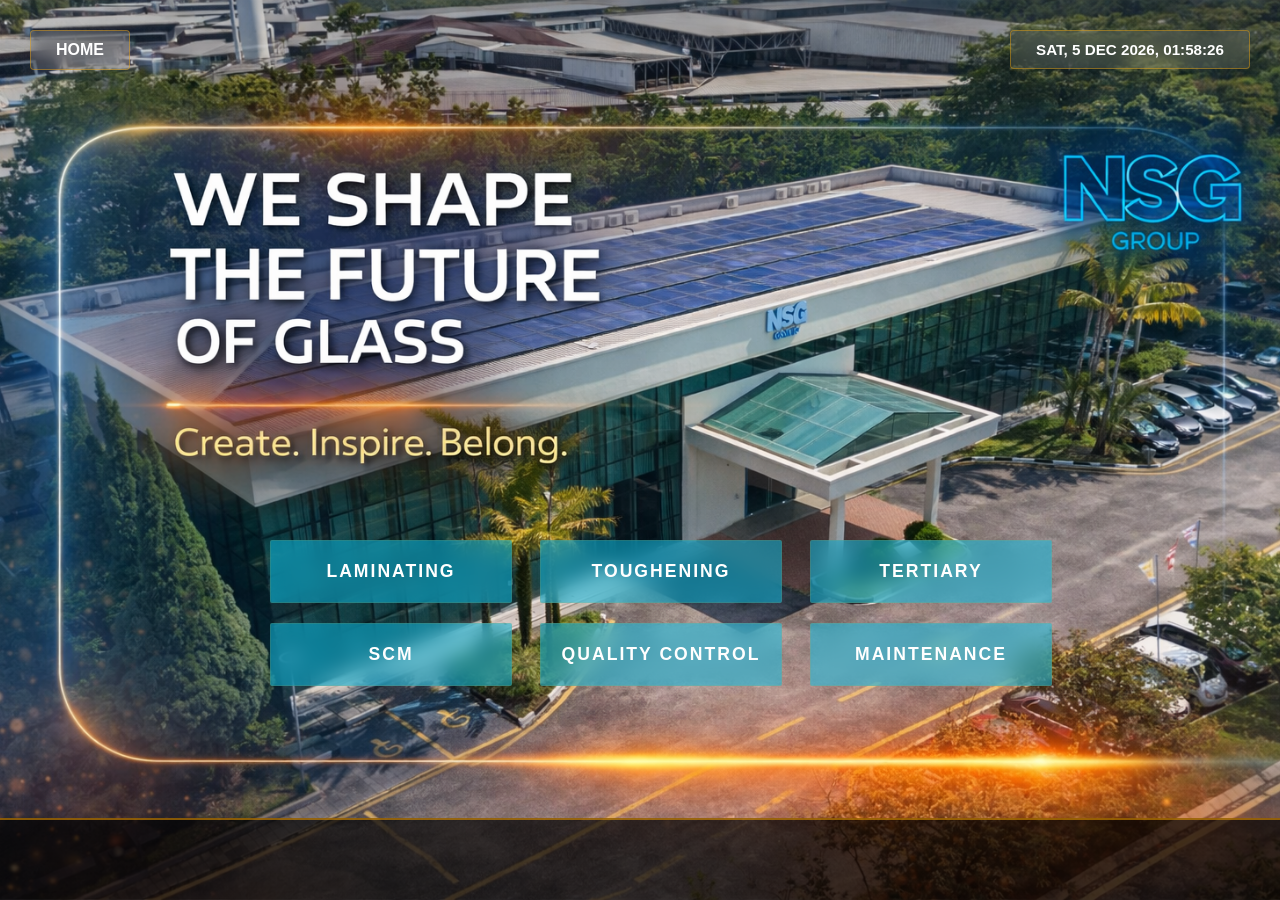
<file: Index.html>
<!DOCTYPE html>
<html lang="en">
<head>
    <meta charset="UTF-8">
    <meta name="viewport" content="width=device-width, initial-scale=1.0">
    <title>Management Dashboard</title>
    <style>
        body, html {
            margin: 0;
            padding: 0;
            height: 100%;
            width: 100%;
            overflow: hidden; 
            font-family: 'Arial', sans-serif;
            background-color: #000;
        }

        .main-wrapper {
            background-image: url("MSG AI Building Photo.png");
            background-size: cover;
            background-position: center;
            background-repeat: no-repeat;
            background-attachment: fixed; 
            height: 100vh;
            width: 100vw;
            position: relative;
        }

        /* Top Navigation Styling */
        .btn-home {
            position: absolute;
            top: 30px;
            left: 30px;
            padding: 10px 25px;
            background: rgba(255, 255, 255, 0.1);
            backdrop-filter: blur(10px);
            border: 1px solid rgba(255, 170, 0, 0.4);
            color: white;
            border-radius: 4px;
            text-decoration: none;
            font-weight: bold;
            z-index: 100;
            transition: 0.3s;
        }

        .btn-home:hover {
            background: rgba(255, 165, 0, 0.8);
            transform: scale(1.1);
            box-shadow: 0 0 20px orange;
        }

        .datetime-pill {
            position: absolute;
            top: 30px;
            right: 30px;
            padding: 10px 25px;
            background: rgba(255, 255, 255, 0.1);
            backdrop-filter: blur(10px);
            border: 1px solid rgba(255, 170, 0, 0.4);
            color: white;
            border-radius: 4px;
            font-weight: bold;
            font-family: 'Arial', sans-serif;
            font-size: 0.95rem;
            z-index: 100;
        }

        /* Button Grid Positioning */
        .button-grid-layout {
            position: absolute;
            top: 60%; 
            left: 50%;
            transform: translateX(-50%);   /* 🔥 center the whole grid */
            display: grid;
            grid-template-columns: repeat(3, 200px); 
            gap: 20px 70px; 
            z-index: 100;
        }

        .glass-btn {
            width: 100%;             /* auto fit grid column */
            padding: 20px;           /* better vertical size */
            background: rgba(11, 196, 238, 0.5); 
            backdrop-filter: blur(10px);
            border: 1px solid rgba(255, 170, 0, 0.1);
            color: #fff;
            text-align: center;
            font-size: 1.1rem;
            font-weight: bold;
            border-radius: 2px;       /* slightly smoother */
            cursor: pointer;
            transition: all 0.4s ease;
            text-transform: uppercase;
            letter-spacing: 2px;
            text-decoration: none;   /* remove underline */
        }

        .glass-btn:hover {
            background: rgba(11, 196, 206, 0.8);
            transform: scale(1.05) translateX(10px);
            box-shadow: 0 0 20px light blue;
        }

        .footer-bar {
            position: absolute;
            bottom: 0;
            width: 100%;
            height: 80px;
            background: rgba(0, 0, 0, 0.7);
            border-top: 2px solid rgba(255, 165, 0, 0.5);
        }
    </style>
</head>
<body>

    <div class="main-wrapper">
        <a href="Home.html" class="btn-home">HOME</a>

          <div class="datetime-pill">
           <div id="live-display"></div>
            </div>
        
         <div class="button-grid-layout">
            <a href="https://nsg.sharepoint.com/:f:/r/sites/SB_Auto-Laminating/Shared%20Documents/Daily%20Meeting%20Report?csf=1&web=1&e=B5bTad" 
                   class="glass-btn">
                   LAMINATING
            </a>
            <a href="https://nsg.sharepoint.com/:f:/r/sites/SB_Auto-Toughening/Shared%20Documents/Daily%20Meeting%20Report?csf=1&web=1&e=DfoEkA" 
               class="glass-btn">
               TOUGHENING
            </a>
            <a href="https://nsg.sharepoint.com/:f:/r/sites/SB_Auto-Tertiary/Shared%20Documents/Daily%20Meeting%20Report?csf=1&web=1&e=1Q9sk2" 
               class="glass-btn">
               TERTIARY
            </a>
            <a href="https://nsg.sharepoint.com/:f:/r/sites/SB_Auto-SCM/Shared%20Documents/Daily%20Meeting%20Report?csf=1&web=1&e=kN7K78" 
               class="glass-btn">
               SCM
            </a>
            <a href="https://nsg.sharepoint.com/:f:/r/sites/SB_Auto-Quality_Control/Shared%20Documents/000%20Daily%20Meeting%20Report?csf=1&web=1&e=wSymXT" 
               class="glass-btn">
               Quality Control
            </a>
            <a href="https://nsg.sharepoint.com/:f:/r/sites/SB_Auto-Maintenance/Shared%20Documents/Daily%20Meeting%20Report?csf=1&web=1&e=VXeQEY" 
               class="glass-btn">
               Maintenance
            </a>
        </div>
        
        <div class="footer-bar"></div>
    </div>

     <script>
        function updateLiveDisplay() {
            const now = new Date();
            const dayName = now.toLocaleDateString('en-US', { weekday: 'short' }).toUpperCase();
            const dayNum = now.getDate();
            const monthName = now.toLocaleDateString('en-US', { month: 'short' }).toUpperCase();
            const year = now.getFullYear();
            
            const hours = String(now.getHours()).padStart(2, '0');
            const minutes = String(now.getMinutes()).padStart(2, '0');
            const seconds = String(now.getSeconds()).padStart(2, '0');

            const finalString = `${dayName}, ${dayNum} ${monthName} ${year}, ${hours}:${minutes}:${seconds}`;
            document.getElementById('live-display').innerText = finalString;
        }

        updateLiveDisplay();
        setInterval(updateLiveDisplay, 1000);
    </script>
   </body>
</html>
</file>
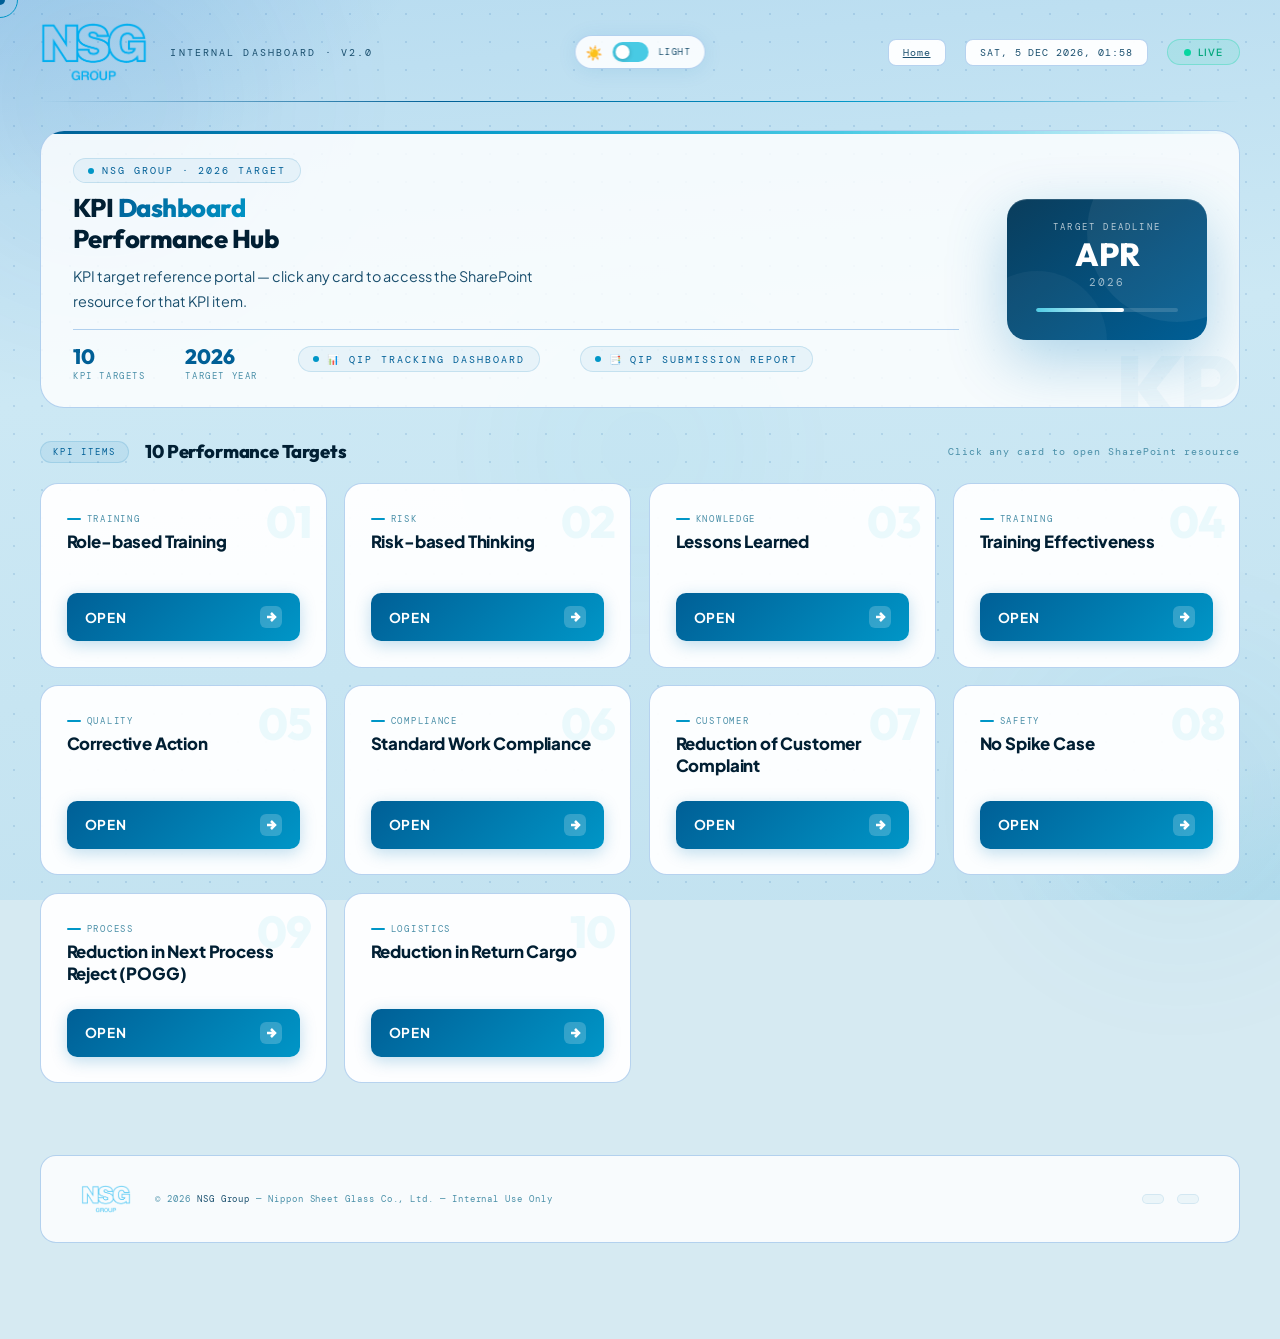
<file: QIP.html>
<!DOCTYPE html>
<html lang="en">
<head>
  <meta charset="UTF-8" />
  <meta name="viewport" content="width=device-width, initial-scale=1.0"/>
  <title>NSG Group — KPI Dashboard</title>
  <link rel="preconnect" href="https://fonts.googleapis.com">
  <link href="https://fonts.googleapis.com/css2?family=Plus+Jakarta+Sans:wght@300;400;500;600;700;800&family=Outfit:wght@600;700;800&family=DM+Mono:wght@300;400&display=swap" rel="stylesheet">
  <style>
    :root {
      --blue-900: #012A45;
      --blue-800: #0A3D5C;
      --blue-600: #005F96;
      --blue-400: #0096C7;
      --blue-200: #48CAE4;
      --blue-100: #ADE8F4;
      --blue-50:  #D0F0FA;
      --white:    #FFFFFF;
      --slate:    #D6EAF2;
      --text-1:   #011F33;
      --text-2:   #1A4F6E;
      --text-3:   #4A8FA8;
      --accent:   #FF6B35;
      --success:  #06D6A0;
      --card-bg:  rgba(255,255,255,0.95);
      --card-border: rgba(0,96,199,0.28);
      --glow: rgba(0,150,199,0.3);
    }

    *, *::before, *::after { box-sizing: border-box; margin: 0; padding: 0; }

    html { scroll-behavior: smooth; }

    body {
      font-family: 'Plus Jakarta Sans', sans-serif;
      background: var(--slate);
      color: var(--text-1);
      min-height: 100vh;
      overflow-x: hidden;
      cursor: none;
    }

    /* ── CUSTOM CURSOR ── */
    .cursor {
      width: 10px; height: 10px;
      background: var(--blue-600);
      border-radius: 50%;
      position: fixed;
      top: 0; left: 0;
      pointer-events: none;
      z-index: 9999;
      transition: transform 0.15s ease, background 0.2s;
      transform: translate(-50%, -50%);
    }
    .cursor-ring {
      width: 36px; height: 36px;
      border: 1.5px solid var(--blue-400);
      border-radius: 50%;
      position: fixed;
      top: 0; left: 0;
      pointer-events: none;
      z-index: 9998;
      transform: translate(-50%, -50%);
      transition: transform 0.35s cubic-bezier(.23,1,.32,1), width 0.25s, height 0.25s, border-color 0.2s;
    }
    .cursor-ring.hover { width: 56px; height: 56px; border-color: var(--accent); }
    .cursor.hover { background: var(--accent); transform: translate(-50%, -50%) scale(1.5); }

    /* ── ANIMATED BACKGROUND ── */
    .bg-layer {
      position: fixed;
      inset: 0;
      z-index: 0;
      background:
        radial-gradient(ellipse 80% 60% at -10% -10%, rgba(0,96,199,0.18) 0%, transparent 55%),
        radial-gradient(ellipse 60% 50% at 110% 110%, rgba(0,150,199,0.15) 0%, transparent 55%),
        linear-gradient(175deg, #B8DCF0 0%, #CCE8F4 40%, #C2E2F0 100%);
    }

    /* floating orbs */
    .orb {
      position: fixed;
      border-radius: 50%;
      filter: blur(80px);
      opacity: 0.45;
      pointer-events: none;
      z-index: 0;
      animation: drift 18s ease-in-out infinite;
    }
    .orb-1 { width: 500px; height: 500px; background: radial-gradient(circle, rgba(0,96,199,0.22), transparent 70%); top: -150px; left: -150px; animation-delay: 0s; }
    .orb-2 { width: 400px; height: 400px; background: radial-gradient(circle, rgba(0,150,199,0.18), transparent 70%); bottom: -100px; right: -100px; animation-delay: -6s; }
    .orb-3 { width: 300px; height: 300px; background: radial-gradient(circle, rgba(0,180,216,0.15), transparent 70%); top: 50%; left: 50%; transform: translate(-50%,-50%); animation-delay: -12s; }

    @keyframes drift {
      0%,100% { transform: translate(0,0) scale(1); }
      33%      { transform: translate(30px, -20px) scale(1.05); }
      66%      { transform: translate(-20px, 30px) scale(0.97); }
    }

    /* dot grid */
    .dot-grid {
      position: fixed;
      inset: 0;
      z-index: 0;
      background-image: radial-gradient(circle, rgba(0,80,160,0.12) 1px, transparent 1px);
      background-size: 28px 28px;
    }

    /* ── LAYOUT ── */
    .wrapper {
      position: relative;
      z-index: 1;
      max-width: 1800px;
      margin: 0 auto;
      padding: 0 2.5rem 6rem;
    }

    /* ── HEADER ── */
    header {
      padding: 1.4rem 0 1.2rem;
      display: flex;
      align-items: center;
      justify-content: space-between;
      margin-bottom: 1.8rem;
      position: relative;
    }

    header::after {
      content: '';
      position: absolute;
      bottom: 0; left: 0; right: 0;
      height: 1px;
      background: linear-gradient(90deg, transparent, var(--blue-600), var(--blue-400), transparent);
    }

    .logo-block { display: flex; align-items: center; gap: 1.4rem; }

    .logo-img-wrap {
      position: relative;
    }
    .logo-img-wrap::after {
      content: '';
      position: absolute;
      inset: -4px;
      border-radius: 12px;
      background: linear-gradient(135deg, var(--blue-400), var(--blue-200));
      opacity: 0;
      z-index: -1;
      transition: opacity 0.3s;
      filter: blur(8px);
    }
    .logo-img-wrap:hover::after { opacity: 0.6; }

    .logo-text-block { display: flex; flex-direction: column; gap: 2px; }

    .logo-subtitle {
      font-family: 'DM Mono', monospace;
      font-size: 0.6rem;
      letter-spacing: 0.22em;
      color: var(--text-2);
      text-transform: uppercase;
    }

    .header-center {
      position: absolute;
      left: 50%;
      transform: translateX(-50%);
      display: flex;
      align-items: center;
      gap: 8px;
    }

    /* ── DARK MODE TOGGLE ── */
    .theme-toggle {
      display: flex;
      align-items: center;
      gap: 10px;
      background: rgba(255,255,255,0.88);
      border: 1px solid var(--card-border);
      border-radius: 100px;
      padding: 6px 14px 6px 10px;
      backdrop-filter: blur(12px);
      box-shadow: 0 2px 20px rgba(0,119,182,0.1);
      cursor: pointer;
      user-select: none;
      transition: background 0.3s, border-color 0.3s;
    }

    .toggle-icon {
      font-size: 0.85rem;
      line-height: 1;
      transition: transform 0.4s ease;
    }

    .toggle-track {
      width: 36px;
      height: 20px;
      background: var(--blue-200);
      border-radius: 100px;
      position: relative;
      transition: background 0.3s;
    }

    .toggle-thumb {
      width: 14px; height: 14px;
      background: white;
      border-radius: 50%;
      position: absolute;
      top: 3px; left: 3px;
      transition: transform 0.3s cubic-bezier(.23,1,.32,1), background 0.3s;
      box-shadow: 0 1px 4px rgba(0,0,0,0.2);
    }

    .toggle-label {
      font-family: 'DM Mono', monospace;
      font-size: 0.58rem;
      letter-spacing: 0.15em;
      color: var(--text-2);
      text-transform: uppercase;
      transition: color 0.3s;
    }

    /* Dark mode active state */
    body.dark .theme-toggle {
      background: rgba(20,30,48,0.9);
      border-color: rgba(0,180,216,0.3);
    }
    body.dark .toggle-track { background: var(--blue-400); }
    body.dark .toggle-thumb { transform: translateX(16px); background: var(--blue-900); }
    body.dark .toggle-icon { transform: rotate(180deg); }
    body.dark .toggle-label { color: var(--text-2); }

    .header-right { display: flex; align-items: center; gap: 1.2rem; }

    .date-chip {
      font-family: 'DM Mono', monospace;
      font-size: 0.6rem;
      color: var(--text-2);
      letter-spacing: 0.1em;
      background: rgba(255,255,255,0.95);
      border: 1px solid var(--card-border);
      border-radius: 8px;
      padding: 6px 14px;
      backdrop-filter: blur(8px);
    }

    .status-pill {
      display: inline-flex; align-items: center; gap: 7px;
      background: rgba(6,214,160,0.1);
      border: 1px solid rgba(6,214,160,0.3);
      border-radius: 100px;
      padding: 6px 16px;
      font-size: 0.62rem;
      letter-spacing: 0.1em;
      color: #05A87E;
      font-weight: 600;
      text-transform: uppercase;
    }
    .status-dot {
      width: 7px; height: 7px;
      border-radius: 50%;
      background: var(--success);
      box-shadow: 0 0 0 0 rgba(6,214,160,0.4);
      animation: ping 2s ease-in-out infinite;
    }
    @keyframes ping {
      0%,100% { box-shadow: 0 0 0 0 rgba(6,214,160,0.4); }
      50%      { box-shadow: 0 0 0 6px rgba(6,214,160,0); }
    }

    /* ── HERO ── */
    .hero {
      display: grid;
      grid-template-columns: 1fr auto;
      align-items: center;
      gap: 3rem;
      margin-bottom: 2rem;
      padding: 1.6rem 2rem;
      background: rgba(255,255,255,0.82);
      border: 1px solid var(--card-border);
      border-radius: 24px;
      backdrop-filter: blur(16px);
      position: relative;
      overflow: hidden;
    }

    .hero::before {
      content: '';
      position: absolute;
      top: 0; left: 0; right: 0;
      height: 3px;
      background: linear-gradient(90deg, var(--blue-600), var(--blue-400), var(--blue-200), transparent);
      border-radius: 24px 24px 0 0;
    }

    /* big decorative text behind */
    .hero-bg-text {
      position: absolute;
      right: -20px; bottom: -30px;
      font-family: 'Outfit', sans-serif;
      font-size: 6rem;
      font-weight: 800;
      color: rgba(0,119,182,0.04);
      letter-spacing: -0.04em;
      pointer-events: none;
      user-select: none;
      line-height: 1;
    }

    .hero-eyebrow {
      display: inline-flex;
      align-items: center;
      gap: 8px;
      font-family: 'DM Mono', monospace;
      font-size: 0.62rem;
      letter-spacing: 0.2em;
      color: var(--blue-600);
      text-transform: uppercase;
      margin-bottom: 0.6rem;
      background: rgba(0,119,182,0.06);
      border: 1px solid rgba(0,119,182,0.15);
      border-radius: 100px;
      padding: 5px 14px;
      width: fit-content;
    }
    .hero-eyebrow::before { content: ''; width: 6px; height: 6px; border-radius: 50%; background: var(--blue-400); }

    .hero-title {
      font-family: 'Outfit', sans-serif;
      font-size: clamp(1.3rem, 2vw, 1.8rem);
      font-weight: 800;
      color: var(--text-1);
      line-height: 1.2;
      letter-spacing: -0.02em;
      margin-bottom: 0.6rem;
    }

    .hero-title .highlight {
      background: linear-gradient(135deg, var(--blue-600), var(--blue-400));
      -webkit-background-clip: text;
      -webkit-text-fill-color: transparent;
      background-clip: text;
    }

    .hero-sub {
      font-size: 0.9rem;
      font-weight: 400;
      color: var(--text-2);
      line-height: 1.7;
      max-width: 460px;
    }

    /* stats row */
    .hero-stats {
      display: flex;
      gap: 2.5rem;
      margin-top: 1rem;
      padding-top: 1rem;
      border-top: 1px solid var(--card-border);
    }

    .stat {
      display: flex;
      flex-direction: column;
      gap: 3px;
    }

    .stat-value {
      font-family: 'Outfit', sans-serif;
      font-size: 1.3rem;
      font-weight: 800;
      color: var(--blue-600);
      line-height: 1;
      counter-reset: none;
    }

    .stat-label {
      font-family: 'DM Mono', monospace;
      font-size: 0.55rem;
      letter-spacing: 0.18em;
      color: var(--text-3);
      text-transform: uppercase;
    }

    /* deadline badge */
    .deadline-badge {
      background: linear-gradient(145deg, var(--blue-800) 0%, var(--blue-600) 100%);
      border-radius: 20px;
      padding: 1.4rem 1.8rem;
      text-align: center;
      color: white;
      box-shadow: 0 20px 60px rgba(0,119,182,0.3), inset 0 1px 0 rgba(255,255,255,0.15);
      position: relative;
      overflow: hidden;
      flex-shrink: 0;
      min-width: 200px;
    }

    .deadline-badge::before {
      content: '';
      position: absolute;
      top: -40%; right: -30%;
      width: 180px; height: 180px;
      background: rgba(255,255,255,0.06);
      border-radius: 50%;
    }

    .deadline-badge::after {
      content: '';
      position: absolute;
      bottom: -50%; left: -20%;
      width: 140px; height: 140px;
      background: rgba(255,255,255,0.04);
      border-radius: 50%;
    }

    .deadline-label {
      font-family: 'DM Mono', monospace;
      font-size: 0.55rem;
      letter-spacing: 0.25em;
      opacity: 0.7;
      text-transform: uppercase;
      position: relative;
    }

    .deadline-month {
      font-family: 'Outfit', sans-serif;
      font-size: 2rem;
      font-weight: 800;
      line-height: 1;
      margin: 0.3rem 0;
      position: relative;
    }

    .deadline-year {
      font-family: 'DM Mono', monospace;
      font-size: 0.7rem;
      letter-spacing: 0.2em;
      opacity: 0.6;
      position: relative;
    }

    .deadline-progress {
      margin-top: 1.2rem;
      position: relative;
    }

    .progress-bar-bg {
      height: 4px;
      background: rgba(255,255,255,0.15);
      border-radius: 100px;
      overflow: hidden;
    }

    .progress-bar-fill {
      height: 100%;
      width: 62%;
      background: linear-gradient(90deg, var(--blue-200), white);
      border-radius: 100px;
      animation: fillBar 1.5s ease 0.5s both;
    }

    @keyframes fillBar {
      from { width: 0; }
      to   { width: 62%; }
    }

    .progress-label {
      font-family: 'DM Mono', monospace;
      font-size: 0.52rem;
      letter-spacing: 0.1em;
      opacity: 0.6;
      margin-top: 6px;
      text-align: left;
    }

    /* ── SECTION HEADER ── */
    .section-header {
      display: flex;
      align-items: center;
      justify-content: space-between;
      margin-bottom: 1.2rem;
    }

    .section-left {
      display: flex;
      align-items: center;
      gap: 1rem;
    }

    .section-tag {
      font-family: 'DM Mono', monospace;
      font-size: 0.58rem;
      letter-spacing: 0.22em;
      color: var(--blue-600);
      text-transform: uppercase;
      background: rgba(0,119,182,0.07);
      border: 1px solid rgba(0,119,182,0.15);
      padding: 4px 12px;
      border-radius: 100px;
    }

    .section-title-text {
      font-family: 'Outfit', sans-serif;
      font-size: 1.15rem;
      font-weight: 800;
      color: var(--text-1);
      letter-spacing: -0.01em;
    }

    .section-count {
      font-family: 'DM Mono', monospace;
      font-size: 0.6rem;
      color: var(--text-3);
      letter-spacing: 0.1em;
    }

    /* ── KPI GRID ── */
    .kpi-grid {
      display: grid;
      grid-template-columns: repeat(5, 1fr);
      gap: 1.1rem;
    }

    @media (max-width: 1400px) { .kpi-grid { grid-template-columns: repeat(4, 1fr); } }
    @media (max-width: 1100px) { .kpi-grid { grid-template-columns: repeat(3, 1fr); } }
    @media (max-width: 750px)  { .kpi-grid { grid-template-columns: repeat(2, 1fr); } }
    @media (max-width: 450px)  { .kpi-grid { grid-template-columns: 1fr; } }

    .kpi-card {
      background: var(--card-bg);
      border: 1px solid var(--card-border);
      border-radius: 18px;
      padding: 1.8rem 1.6rem 1.6rem;
      display: flex;
      flex-direction: column;
      justify-content: space-between;
      gap: 1.4rem;
      text-decoration: none;
      color: inherit;
      min-height: 185px;
      position: relative;
      overflow: hidden;
      backdrop-filter: blur(16px);
      -webkit-backdrop-filter: blur(16px);
      transition:
        transform 0.3s cubic-bezier(.23,1,.32,1),
        box-shadow 0.3s cubic-bezier(.23,1,.32,1),
        border-color 0.3s,
        background 0.3s;
      animation: cardIn 0.5s cubic-bezier(.23,1,.32,1) both;
    }

    /* Stagger */
    .kpi-card:nth-child(1)  { animation-delay: 0.03s; }
    .kpi-card:nth-child(2)  { animation-delay: 0.07s; }
    .kpi-card:nth-child(3)  { animation-delay: 0.11s; }
    .kpi-card:nth-child(4)  { animation-delay: 0.15s; }
    .kpi-card:nth-child(5)  { animation-delay: 0.19s; }
    .kpi-card:nth-child(6)  { animation-delay: 0.23s; }
    .kpi-card:nth-child(7)  { animation-delay: 0.27s; }
    .kpi-card:nth-child(8)  { animation-delay: 0.31s; }
    .kpi-card:nth-child(9)  { animation-delay: 0.35s; }
    .kpi-card:nth-child(10) { animation-delay: 0.39s; }

    @keyframes cardIn {
      from { opacity: 0; transform: translateY(24px) scale(0.97); }
      to   { opacity: 1; transform: translateY(0) scale(1); }
    }

    /* Card number badge in corner */
    .card-num {
      position: absolute;
      top: 1rem; right: 1rem;
      font-family: 'Outfit', sans-serif;
      font-size: 2.8rem;
      font-weight: 800;
      color: rgba(0,180,216,0.07);
      line-height: 1;
      letter-spacing: -0.04em;
      pointer-events: none;
      transition: color 0.3s;
    }

    /* Top accent line — hidden by default, shown on hover */
    .kpi-card::before {
      content: '';
      position: absolute;
      top: 0; left: 10%; right: 10%;
      height: 2px;
      background: linear-gradient(90deg, transparent, var(--blue-400), transparent);
      border-radius: 100px;
      opacity: 0;
      transition: opacity 0.3s;
    }

    /* Glow beneath card */
    .kpi-card::after {
      content: '';
      position: absolute;
      inset: 0;
      border-radius: 18px;
      background: radial-gradient(ellipse at 50% 0%, rgba(0,180,216,0.08), transparent 70%);
      opacity: 0;
      transition: opacity 0.3s;
    }

    .kpi-card:hover {
      transform: translateY(-5px) scale(1.01);
      box-shadow: 0 20px 60px rgba(0,80,160,0.22), 0 4px 16px rgba(0,150,199,0.18);
      border-color: rgba(0,180,216,0.35);
      background: rgba(255,255,255,0.88);
    }

    .kpi-card:hover::before { opacity: 1; }
    .kpi-card:hover::after  { opacity: 1; }
    .kpi-card:hover .card-num { color: rgba(0,180,216,0.12); }

    .kpi-card:active {
      transform: translateY(-2px) scale(0.99);
    }

    .kpi-top { display: flex; flex-direction: column; gap: 6px; position: relative; }

    .kpi-category {
      display: flex;
      align-items: center;
      gap: 6px;
      font-family: 'DM Mono', monospace;
      font-size: 0.54rem;
      letter-spacing: 0.2em;
      color: var(--text-3);
      text-transform: uppercase;
    }

    .kpi-category::before {
      content: '';
      width: 14px; height: 1.5px;
      background: var(--blue-400);
      border-radius: 100px;
    }

    .kpi-title {
      font-family: 'Plus Jakarta Sans', sans-serif;
      font-size: 1.05rem;
      font-weight: 800;
      color: var(--text-1);
      line-height: 1.35;
      letter-spacing: -0.01em;
    }

    /* Open button */
    .open-btn {
      display: flex;
      align-items: center;
      justify-content: space-between;
      background: linear-gradient(135deg, var(--blue-600) 0%, var(--blue-400) 100%);
      color: white;
      padding: 13px 18px;
      border-radius: 10px;
      font-size: 0.85rem;
      font-weight: 700;
      letter-spacing: 0.06em;
      text-transform: uppercase;
      transition: box-shadow 0.25s, transform 0.2s;
      box-shadow: 0 4px 16px rgba(0,119,182,0.25);
      position: relative;
      overflow: hidden;
    }

    .open-btn::before {
      content: '';
      position: absolute;
      top: 0; left: -100%;
      width: 100%; height: 100%;
      background: linear-gradient(90deg, transparent, rgba(255,255,255,0.15), transparent);
      transition: left 0.4s;
    }

    .kpi-card:hover .open-btn { box-shadow: 0 8px 28px rgba(0,119,182,0.35); }
    .kpi-card:hover .open-btn::before { left: 100%; }

    .btn-arrow {
      width: 22px; height: 22px;
      background: rgba(255,255,255,0.2);
      border-radius: 6px;
      display: flex;
      align-items: center;
      justify-content: center;
      transition: transform 0.2s, background 0.2s;
    }

    .kpi-card:hover .btn-arrow {
      transform: translateX(3px);
      background: rgba(255,255,255,0.3);
    }

    .btn-arrow svg { width: 12px; height: 12px; stroke: white; fill: none; stroke-width: 2.5; }

    /* ── FOOTER ── */
    footer {
      margin-top: 4.5rem;
      padding: 1.8rem 2.5rem;
      background: rgba(255,255,255,0.82);
      border: 1px solid var(--card-border);
      border-radius: 16px;
      backdrop-filter: blur(12px);
      display: flex;
      justify-content: space-between;
      align-items: center;
      flex-wrap: wrap;
      gap: 1rem;
    }

    .footer-left {
      display: flex;
      align-items: center;
      gap: 1.5rem;
    }

    .footer-logo { height: 28px; width: auto; opacity: 0.6; }

    .footer-text {
      font-family: 'DM Mono', monospace;
      font-size: 0.58rem;
      color: var(--text-3);
      letter-spacing: 0.1em;
    }

    .footer-text strong { color: var(--text-2); font-weight: 400; }

    .footer-right {
      display: flex;
      align-items: center;
      gap: 0.8rem;
    }

    .footer-badge {
      font-family: 'DM Mono', monospace;
      font-size: 0.55rem;
      color: var(--text-3);
      letter-spacing: 0.12em;
      background: rgba(0,119,182,0.05);
      border: 1px solid rgba(0,119,182,0.1);
      border-radius: 6px;
      padding: 4px 10px;
    }

    /* ── RESPONSIVE ── */
    @media (max-width: 900px) {
      .hero { grid-template-columns: 1fr; }
      .deadline-badge { display: none; }
      .header-center { display: none; }
      .hero-stats { gap: 1.5rem; }
    }
    @media (max-width: 600px) {
      .wrapper { padding: 0 1rem 4rem; }
      .hero { padding: 2rem 1.5rem; }
      .hero-stats { flex-wrap: wrap; gap: 1rem; }
    }

    /* ── PAGE LOAD ANIMATION ── */
    .wrapper { animation: pageIn 0.6s ease both; }
    @keyframes pageIn { from { opacity: 0; } to { opacity: 1; } }

    /* ════════════════════════════════
       DARK MODE
    ════════════════════════════════ */
    body.dark {
      --slate:       #0B1624;
      --text-1:      #E8F4FA;
      --text-2:      #7EC8E3;
      --text-3:      #4A8FA8;
      --card-bg:     rgba(15, 28, 48, 0.95);
      --card-border: rgba(0,180,216,0.22);
      --blue-600:    #0096C7;
      --blue-400:    #00B4D8;
      --blue-200:    #48CAE4;
    }

    body.dark .bg-layer {
      background:
        radial-gradient(ellipse 80% 60% at -10% -10%, rgba(0,96,199,0.2) 0%, transparent 55%),
        radial-gradient(ellipse 60% 50% at 110% 110%, rgba(0,150,199,0.18) 0%, transparent 55%),
        linear-gradient(175deg, #06111E 0%, #0B1A2C 40%, #081524 100%);
    }

    body.dark .dot-grid {
      background-image: radial-gradient(circle, rgba(0,180,216,0.1) 1px, transparent 1px);
    }

    body.dark .orb-1 { background: radial-gradient(circle, rgba(0,96,199,0.3), transparent 70%); }
    body.dark .orb-2 { background: radial-gradient(circle, rgba(0,150,199,0.25), transparent 70%); }
    body.dark .orb-3 { background: radial-gradient(circle, rgba(0,180,216,0.2), transparent 70%); }

    body.dark header::after {
      background: linear-gradient(90deg, transparent, rgba(0,180,216,0.6), rgba(0,180,216,0.3), transparent);
    }

    body.dark .date-chip {
      background: rgba(10,25,45,0.95);
      color: var(--text-2);
      border-color: rgba(0,180,216,0.25);
    }

    body.dark .logo-subtitle { color: var(--text-2); }

    body.dark .hero {
      background: rgba(10, 22, 40, 0.88);
      border-color: rgba(0,180,216,0.2);
    }

    body.dark .hero-eyebrow {
      background: rgba(0,150,199,0.12);
      border-color: rgba(0,180,216,0.2);
      color: var(--blue-200);
    }

    body.dark .hero-title { color: var(--text-1); }
    body.dark .hero-sub   { color: var(--text-2); }

    body.dark .hero-stats { border-top-color: rgba(0,180,216,0.15); }

    body.dark .stat-value {
      background: linear-gradient(135deg, #48CAE4, #00B4D8);
      -webkit-background-clip: text;
      -webkit-text-fill-color: transparent;
      background-clip: text;
    }

    body.dark .stat-label { color: var(--text-3); }

    body.dark .deadline-badge {
      background: linear-gradient(145deg, #021828 0%, #0A3D5C 100%);
      box-shadow: 0 20px 60px rgba(0,0,0,0.5), inset 0 1px 0 rgba(0,180,216,0.15);
    }

    body.dark .section-tag {
      background: rgba(0,150,199,0.12);
      border-color: rgba(0,180,216,0.2);
      color: var(--blue-200);
    }

    body.dark .section-title-text { color: var(--text-1); }
    body.dark .section-count      { color: var(--text-3); }

    body.dark .kpi-card {
      background: rgba(10, 22, 42, 0.92);
      border-color: rgba(0,180,216,0.18);
    }

    body.dark .kpi-card:hover {
      background: rgba(14, 30, 56, 0.98);
      border-color: rgba(0,180,216,0.4);
      box-shadow: 0 20px 60px rgba(0,0,0,0.5), 0 0 30px rgba(0,150,199,0.12);
    }

    body.dark .card-num   { color: rgba(0,180,216,0.1); }
    body.dark .kpi-card:hover .card-num { color: rgba(0,180,216,0.18); }

    body.dark .kpi-category { color: var(--blue-200); }
    body.dark .kpi-category::before { background: var(--blue-400); }

    body.dark .kpi-title { color: var(--text-1); }

    body.dark .open-btn {
      background: linear-gradient(135deg, #0A3D5C 0%, #0096C7 100%);
      box-shadow: 0 4px 16px rgba(0,0,0,0.4);
    }

    body.dark .kpi-card:hover .open-btn {
      box-shadow: 0 8px 28px rgba(0,150,199,0.4);
    }

    body.dark footer {
      background: rgba(8,18,34,0.92);
      border-color: rgba(0,180,216,0.15);
    }

    body.dark .footer-text  { color: var(--text-3); }
    body.dark .footer-text strong { color: var(--text-2); }
    body.dark .footer-badge {
      background: rgba(0,150,199,0.1);
      border-color: rgba(0,180,216,0.18);
      color: var(--text-3);
    }

    body.dark .hero-bg-text { color: rgba(0,180,216,0.04); }

    /* smooth transition for everything */
    body, .bg-layer, .hero, .kpi-card, .date-chip,
    .theme-toggle, footer, .section-tag, .open-btn,
    .deadline-badge, .hero-eyebrow {
      transition-property: background, border-color, color, box-shadow;
      transition-duration: 0.35s;
      transition-timing-function: ease;
    }
  </style>
</head>
<body>

<!-- Custom cursor -->
<div class="cursor" id="cursor"></div>
<div class="cursor-ring" id="cursorRing"></div>

<!-- Background layers -->
<div class="bg-layer"></div>
<div class="orb orb-1"></div>
<div class="orb orb-2"></div>
<div class="orb orb-3"></div>
<div class="dot-grid"></div>

<div class="wrapper">

  <!-- HEADER -->
  <header>
    <div class="logo-block">
      <div class="logo-img-wrap">
        <img src="NSG Logo no background.png" alt="NSG Group" style="height:60px; width:auto; display:block;">
      </div>
      <div class="logo-text-block">
        <span class="logo-subtitle">Internal Dashboard · v2.0</span>
      </div>
    </div>

    <div class="header-center">
      <div class="theme-toggle" id="themeToggle" title="Toggle dark / light mode">
        <span class="toggle-icon">☀️</span>
        <div class="toggle-track">
          <div class="toggle-thumb"></div>
        </div>
        <span class="toggle-label" id="toggleLabel">Light</span>
      </div>
    </div>

    <div class="header-right">
    
      <a href="index.html" class="date-chip home-chip">
        Home
      </a>
    
      <div class="date-chip" id="live-date"></div>
    
      <div class="status-pill">
        <div class="status-dot"></div>
        Live
      </div>
    
    </div>
  </header>

  <!-- HERO -->
  <div class="hero">
    <div class="hero-bg-text">KPI</div>
    <div>
      <div class="hero-eyebrow">NSG Group · 2026 Target</div>

      <h1 class="hero-title">
        KPI <span class="highlight">Dashboard</span><br>Performance Hub
      </h1>
      <p class="hero-sub">KPI target reference portal — click any card to access the SharePoint resource for that KPI item.</p>
      <div class="hero-stats">
        <div class="stat">
          <span class="stat-value" id="count-kpi">10</span>
          <span class="stat-label">KPI Targets</span>
        </div>
        <div class="stat">
          <span class="stat-value">2026</span>
          <span class="stat-label">Target Year</span>
        </div>
         <button class="hero-eyebrow" onclick="location.href='ms-excel:ofe|u|https://nsg.sharepoint.com/:x:/r/sites/Malaysia-Sg_Buloh/Shared%20Documents/Quality/Quality%20Improvement%20Plan%20(QIP)/QIP%20Tracker.xlsx?d=w1a7ae5966e9c42d5965aa9ec2661d9f7&csf=1&web=1&e=SKSXa9'">
        📊 QIP Tracking Dashboard
      </button>
      <button class="hero-eyebrow" 
      onclick="location.href='ms-excel:ofe|u|https://nsg.sharepoint.com/:x:/r/sites/SB_Auto-Kaizen/Shared%20Documents/Quality%20Culture%20%26%20Improvement/Quality%20Culture%20%26%20Improvement%20Summary.xlsx'">
        📑 QIP Submission Report
      </button>
      </div>
    </div>
    <div class="deadline-badge">
      <div class="deadline-label">Target Deadline</div>
      <div class="deadline-month">APR</div>
      <div class="deadline-year">2026</div>
      <div class="deadline-progress">
        <div class="progress-bar-bg">
          <div class="progress-bar-fill"></div>
        </div>
        <div class="progress-label"></div>
      </div>
    </div>
  </div>

    
  <!-- SECTION HEADER -->
  <div class="section-header">
    <div class="section-left">
      <span class="section-tag">KPI Items</span>
      <span class="section-title-text">10 Performance Targets</span>
    </div>
    <span class="section-count">Click any card to open SharePoint resource</span>
  </div>

  <!-- KPI GRID -->
  <div class="kpi-grid">

    <a href="https://nsg.sharepoint.com/:f:/r/sites/Malaysia-Sg_Buloh/Shared%20Documents/Quality/Quality%20Improvement%20Plan%20(QIP)/Role-based%20training?csf=1&web=1&e=sFbhmy" rel="noopener" class="kpi-card">
      <div class="card-num">01</div>
      <div class="kpi-top">
        <div class="kpi-category">Training</div>
        <div class="kpi-title">Role-based Training</div>
      </div>
      <div class="open-btn">
        Open
        <div class="btn-arrow"><svg viewBox="0 0 12 12"><path d="M2 6h8M6 2l4 4-4 4"/></svg></div>
      </div>
    </a>

    <a href="https://nsg.sharepoint.com/:f:/r/sites/Malaysia-Sg_Buloh/Shared%20Documents/Quality/Quality%20Improvement%20Plan%20(QIP)/Risk-based%20thinking?csf=1&web=1&e=pPYaJs" rel="noopener" class="kpi-card">
      <div class="card-num">02</div>
      <div class="kpi-top">
        <div class="kpi-category">Risk</div>
        <div class="kpi-title">Risk-based Thinking</div>
      </div>
      <div class="open-btn">
        Open
        <div class="btn-arrow"><svg viewBox="0 0 12 12"><path d="M2 6h8M6 2l4 4-4 4"/></svg></div>
      </div>
    </a>

    <a href="https://nsg.sharepoint.com/:f:/r/sites/Malaysia-Sg_Buloh/Shared%20Documents/Quality/Quality%20Improvement%20Plan%20(QIP)/Lessons%20learned?csf=1&web=1&e=k4LayA" rel="noopener" class="kpi-card">
      <div class="card-num">03</div>
      <div class="kpi-top">
        <div class="kpi-category">Knowledge</div>
        <div class="kpi-title">Lessons Learned</div>
      </div>
      <div class="open-btn">
        Open
        <div class="btn-arrow"><svg viewBox="0 0 12 12"><path d="M2 6h8M6 2l4 4-4 4"/></svg></div>
      </div>
    </a>

    <a href="https://nsg.sharepoint.com/:f:/r/sites/Malaysia-Sg_Buloh/Shared%20Documents/Quality/Quality%20Improvement%20Plan%20(QIP)/Training%20effectiveness?csf=1&web=1&e=pD8LxY" rel="noopener" class="kpi-card">
      <div class="card-num">04</div>
      <div class="kpi-top">
        <div class="kpi-category">Training</div>
        <div class="kpi-title">Training Effectiveness</div>
      </div>
      <div class="open-btn">
        Open
        <div class="btn-arrow"><svg viewBox="0 0 12 12"><path d="M2 6h8M6 2l4 4-4 4"/></svg></div>
      </div>
    </a>

    <a href="https://nsg.sharepoint.com/:f:/r/sites/Malaysia-Sg_Buloh/Shared%20Documents/Quality/Quality%20Improvement%20Plan%20(QIP)/Corrective%20action?csf=1&web=1&e=KgKPgx" rel="noopener" class="kpi-card">
      <div class="card-num">05</div>
      <div class="kpi-top">
        <div class="kpi-category">Quality</div>
        <div class="kpi-title">Corrective Action</div>
      </div>
      <div class="open-btn">
        Open
        <div class="btn-arrow"><svg viewBox="0 0 12 12"><path d="M2 6h8M6 2l4 4-4 4"/></svg></div>
      </div>
    </a>

    <a href="https://nsg.sharepoint.com/:f:/r/sites/Malaysia-Sg_Buloh/Shared%20Documents/Quality/Quality%20Improvement%20Plan%20(QIP)/Standard%20work%20compliance?csf=1&web=1&e=FbfxY3" rel="noopener" class="kpi-card">
      <div class="card-num">06</div>
      <div class="kpi-top">
        <div class="kpi-category">Compliance</div>
        <div class="kpi-title">Standard Work Compliance</div>
      </div>
      <div class="open-btn">
        Open
        <div class="btn-arrow"><svg viewBox="0 0 12 12"><path d="M2 6h8M6 2l4 4-4 4"/></svg></div>
      </div>
    </a>

    <a href="https://nsg.sharepoint.com/:f:/r/sites/Malaysia-Sg_Buloh/Shared%20Documents/Quality/Quality%20Improvement%20Plan%20(QIP)/Reduction%20of%20customer%20complaint?csf=1&web=1&e=lhJo6o" rel="noopener" class="kpi-card">
      <div class="card-num">07</div>
      <div class="kpi-top">
        <div class="kpi-category">Customer</div>
        <div class="kpi-title">Reduction of Customer Complaint</div>
      </div>
      <div class="open-btn">
        Open
        <div class="btn-arrow"><svg viewBox="0 0 12 12"><path d="M2 6h8M6 2l4 4-4 4"/></svg></div>
      </div>
    </a>

    <a href="https://nsg.sharepoint.com/:f:/r/sites/Malaysia-Sg_Buloh/Shared%20Documents/Quality/Quality%20Improvement%20Plan%20(QIP)/No%20Spike%20case?csf=1&web=1&e=qNQt4K" rel="noopener" class="kpi-card">
      <div class="card-num">08</div>
      <div class="kpi-top">
        <div class="kpi-category">Safety</div>
        <div class="kpi-title">No Spike Case</div>
      </div>
      <div class="open-btn">
        Open
        <div class="btn-arrow"><svg viewBox="0 0 12 12"><path d="M2 6h8M6 2l4 4-4 4"/></svg></div>
      </div>
    </a>

    <a href="https://nsg.sharepoint.com/:f:/r/sites/Malaysia-Sg_Buloh/Shared%20Documents/Quality/Quality%20Improvement%20Plan%20(QIP)/Reduction%20in%20next%20process%20reject%20(POGG)?csf=1&web=1&e=6patqg" rel="noopener" class="kpi-card">
      <div class="card-num">09</div>
      <div class="kpi-top">
        <div class="kpi-category">Process</div>
        <div class="kpi-title">Reduction in Next Process Reject (POGG)</div>
      </div>
      <div class="open-btn">
        Open
        <div class="btn-arrow"><svg viewBox="0 0 12 12"><path d="M2 6h8M6 2l4 4-4 4"/></svg></div>
      </div>
    </a>

    <a href="https://nsg.sharepoint.com/:f:/r/sites/Malaysia-Sg_Buloh/Shared%20Documents/Quality/Quality%20Improvement%20Plan%20(QIP)/Reduction%20in%20Return%20Cargo?csf=1&web=1&e=Gu4vW8" rel="noopener" class="kpi-card">
      <div class="card-num">10</div>
      <div class="kpi-top">
        <div class="kpi-category">Logistics</div>
        <div class="kpi-title">Reduction in Return Cargo</div>
      </div>
      <div class="open-btn">
        Open
        <div class="btn-arrow"><svg viewBox="0 0 12 12"><path d="M2 6h8M6 2l4 4-4 4"/></svg></div>
      </div>
    </a>
  </div>

  <!-- FOOTER -->
  <footer>
    <div class="footer-left">
      <img src="NSG Logo no background.png" alt="NSG" class="footer-logo">
      <div class="footer-text">
        © 2026 <strong>NSG Group</strong> — Nippon Sheet Glass Co., Ltd. — Internal Use Only
      </div>
    </div>
    <div class="footer-right">
      <span class="footer-badge"></span>
      <span class="footer-badge"></span>
    </div>
  </footer>

</div>

<script>
  // ── Live date ──
  function updateDate() {
    const now = new Date();
    const opts = { weekday:'short', day:'numeric', month:'short', year:'numeric', hour:'2-digit', minute:'2-digit' };
    document.getElementById('live-date').textContent = now.toLocaleString('en-GB', opts).toUpperCase();
  }
  updateDate();
  setInterval(updateDate, 30000);

  // ── Custom cursor ──
  const cursor     = document.getElementById('cursor');
  const cursorRing = document.getElementById('cursorRing');
  let mx = 0, my = 0, rx = 0, ry = 0;

  document.addEventListener('mousemove', e => {
    mx = e.clientX; my = e.clientY;
    cursor.style.left = mx + 'px';
    cursor.style.top  = my + 'px';
  });

  // Ring follows with lag
  function animateRing() {
    rx += (mx - rx) * 0.12;
    ry += (my - ry) * 0.12;
    cursorRing.style.left = rx + 'px';
    cursorRing.style.top  = ry + 'px';
    requestAnimationFrame(animateRing);
  }
  animateRing();

  // Hover state on cards
  document.querySelectorAll('.kpi-card, .open-btn').forEach(el => {
    el.addEventListener('mouseenter', () => {
      cursor.classList.add('hover');
      cursorRing.classList.add('hover');
    });
    el.addEventListener('mouseleave', () => {
      cursor.classList.remove('hover');
      cursorRing.classList.remove('hover');
    });
  });

  // Hide cursor when leaving window
  document.addEventListener('mouseleave', () => {
    cursor.style.opacity = '0';
    cursorRing.style.opacity = '0';
  });
  document.addEventListener('mouseenter', () => {
    cursor.style.opacity = '1';
    cursorRing.style.opacity = '1';
  });

  // ── Count-up animation for stats ──
  function countUp(el, target, duration) {
    let start = 0;
    const step = target / (duration / 16);
    const timer = setInterval(() => {
      start += step;
      if (start >= target) { el.textContent = target; clearInterval(timer); return; }
      el.textContent = Math.floor(start);
    }, 16);
  }
  countUp(document.getElementById('count-kpi'), 10, 1200);

  // ── Dark mode toggle ──
  const toggle      = document.getElementById('themeToggle');
  const toggleLabel = document.getElementById('toggleLabel');
  const toggleIcon  = toggle.querySelector('.toggle-icon');

  // Restore saved preference
  if (localStorage.getItem('nsg-theme') === 'dark') {
    document.body.classList.add('dark');
    toggleLabel.textContent = 'Dark';
    toggleIcon.textContent  = '🌙';
  }

  toggle.addEventListener('click', () => {
    const isDark = document.body.classList.toggle('dark');
    toggleLabel.textContent = isDark ? 'Dark'  : 'Light';
    toggleIcon.textContent  = isDark ? '🌙'    : '☀️';
    localStorage.setItem('nsg-theme', isDark ? 'dark' : 'light');
  });

  // Also allow cursor hover effect on toggle
  toggle.addEventListener('mouseenter', () => {
    cursor.classList.add('hover');
    cursorRing.classList.add('hover');
  });
  toggle.addEventListener('mouseleave', () => {
    cursor.classList.remove('hover');
    cursorRing.classList.remove('hover');
  });
</script>
</body>
</html>
</file>
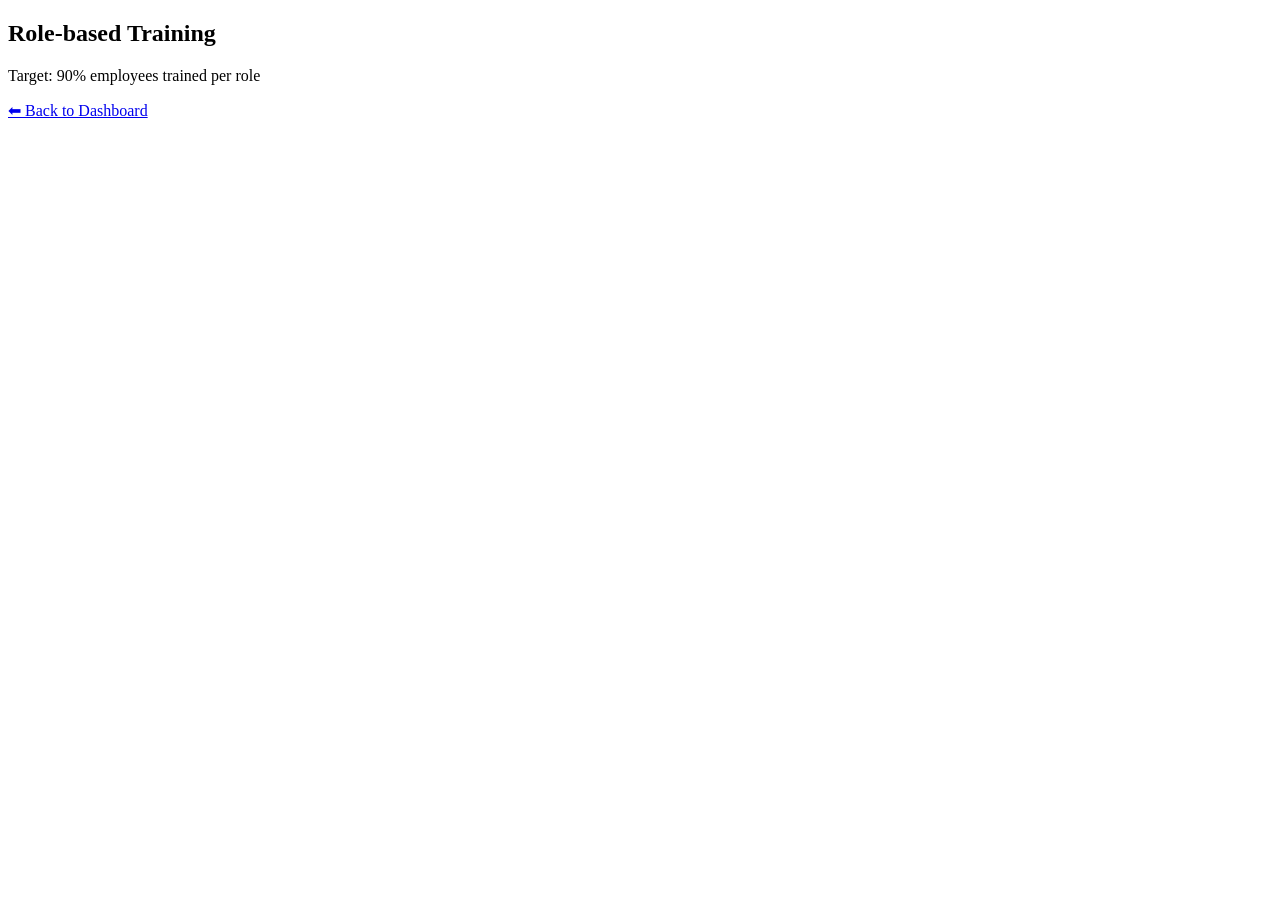
<file: Role-Based.html>
<!DOCTYPE html>
<html>
<head>
<title>Role Based Training</title>
</head>

<body>

<h2>Role-based Training</h2>
<p>Target: 90% employees trained per role</p>

<a href="index.html">⬅ Back to Dashboard</a>

</body>
</html>
</file>
